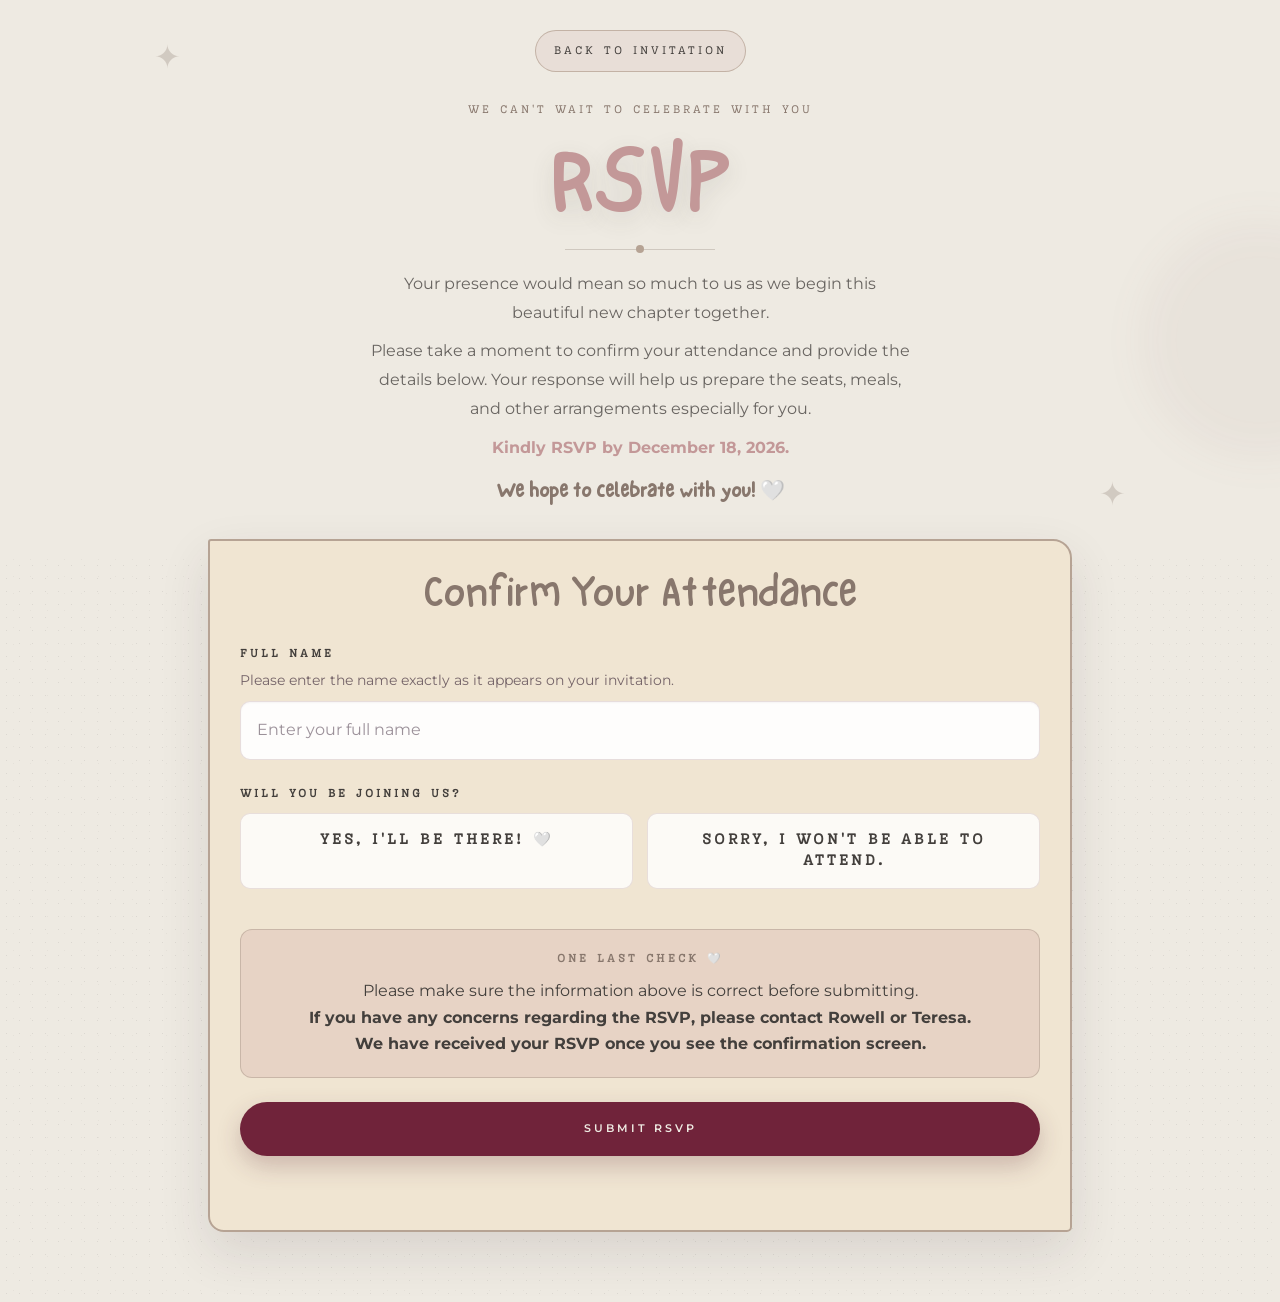
<file: rsvp/index.html>
<!DOCTYPE html>
<html lang="en">
<head>
    <meta charset="UTF-8">
    <meta name="viewport" content="width=device-width, initial-scale=1.0">
    <title>RSVP | Rowell & Teresa</title>

    <link href="https://fonts.googleapis.com/css2?family=Cormorant+Garamond:wght@400;500;600;700&family=Montserrat:wght@300;400;500&display=swap" rel="stylesheet">
    <link rel="stylesheet" href="style.css">
    <link rel="icon" type="image/png" href="/favicon.png">
</head>
<body>

    <header class="rsvp-header">
        <a href="../index.html" class="back-btn">Back to Invitation</a>

        <p class="subtitle">WE CAN'T WAIT TO CELEBRATE WITH YOU</p>

        <h1>RSVP</h1>

        <div class="divider"></div>

        <div class="description">
            <p>
                Your presence would mean so much to us as we begin this beautiful new chapter together.
            </p>
            <p>
                Please take a moment to confirm your attendance and provide the details below. Your response will help us prepare the seats, meals, and other arrangements especially for you.
            </p>
            <p class="rsvp-deadline">Kindly RSVP by December 18, 2026.</p>
            <p class="rsvp-signoff">We hope to celebrate with you! <span aria-hidden="true">🤍</span></p>
        </div>
    </header>

    <main class="rsvp-container">
        <section class="rsvp-card">
            <h2>Confirm Your Attendance</h2>

            <form id="rsvpForm">
                <div class="form-group">
                    <label for="guestName">Full Name</label>
                    <p class="field-help">Please enter the name exactly as it appears on your invitation.</p>
                    <input type="text" id="guestName" placeholder="Enter your full name" autocomplete="name" required>
                </div>

                <div class="form-group">
                    <span class="group-label">Will You Be Joining Us?</span>

                    <div class="attendance-options">
                        <label class="option-card">
                            <input type="radio" name="attendance" value="Yes" required>
                            <span>Yes, I'll be there! 🤍</span>
                        </label>

                        <label class="option-card">
                            <input type="radio" name="attendance" value="No">
                            <span>Sorry, I won't be able to attend.</span>
                        </label>
                    </div>
                </div>

                <p class="decline-message" id="declineMessage" hidden>
                    We're sorry we won't get to celebrate with you, but thank you for letting us know. You will be missed! 🤍
                </p>

                <div id="attendanceDetails" hidden>
                    <section class="invitation-details" aria-labelledby="invitationHeading">
                        <p class="group-label" id="invitationHeading">Your Invitation</p>
                        <p>Your invitation has been reserved for:</p>
                        <p class="reserved-name" id="reservedGuestName">Your name</p>
                        <p class="reserved-seats" id="reservedSeats">We have reserved 1 seat for you.</p>
                    </section>

                    <section class="plus-one-section" id="plusOneSection" hidden aria-labelledby="plusOneHeading">
                        <p class="group-label" id="plusOneHeading">Plus-One Details</p>
                        <p class="field-help">Please tell us whether you will be bringing a guest.</p>
                        <div class="attendance-options plus-one-options">
                            <label class="option-card">
                                <input type="radio" name="plusOne" value="No" checked required>
                                <span>No, I will be attending alone.</span>
                            </label>
                            <label class="option-card" id="plusOneYesOption">
                                <input type="radio" name="plusOne" value="Yes">
                                <span>Yes, I have a plus-one.</span>
                            </label>
                        </div>

                        <div class="plus-one-details" id="plusOneDetails" hidden>
                            <div class="form-group">
                                <label for="plusOneName">Full Name of Your Plus-One</label>
                                <input type="text" id="plusOneName" placeholder="Enter their full name" autocomplete="name" required>
                            </div>
                        </div>
                    </section>
                </div>

                <section class="confirmation-note" aria-labelledby="confirmationHeading">
                    <p class="group-label" id="confirmationHeading">One Last Check 🤍</p>
                    <p>Please make sure the information above is correct before submitting.</p>
                    <p><strong>If you have any concerns regarding the RSVP, please contact Rowell or Teresa.</strong></p>
                    <p><strong>We have received your RSVP once you see the confirmation screen.</strong></p>
                </section>

                <button type="submit" class="submit-btn">Submit RSVP</button>
                <p class="form-status" id="formStatus" aria-live="polite"></p>
            </form>
        </section>

        <section class="rsvp-card success-card" id="successCard" hidden>
            <div class="success-icon">&hearts;</div>
            <div id="attendingConfirmation">
                <h2>We'll See You There! 🤍</h2>
                <p>Thank you for confirming your attendance!</p>
                <p>We're so happy that you'll be celebrating this beautiful day with us.</p>
                <p class="event-details"><strong>March 20, 2027</strong><br><strong>Concepcion &amp; Capas, Tarlac</strong></p>
                <p>We can't wait to celebrate, laugh, eat, dance, and make wonderful memories with you.</p>
                <p>With love,<br><strong>Weng &amp; Tere</strong> 💍</p>
            </div>
            <div id="decliningConfirmation" hidden>
                <h2>You'll Be Missed 🤍</h2>
                <p>Thank you for letting us know.</p>
                <p>We're sorry you won't be able to celebrate with us in person, but we're grateful for your love and support as we begin this new chapter together.</p>
                <p>With love,<br><strong>Weng &amp; Tere</strong> 💍</p>
            </div>
            <div class="success-actions">
                <a href="../index.html#gifts" class="submit-btn">View Gift Options</a>
                <a href="../index.html" class="submit-btn secondary-btn">Return to Invitation</a>
            </div>
        </section>
    </main>

    <script src="main.js"></script>
</body>
</html>
</file>
<file: rsvp/style.css>
@font-face {
    font-family: "One Little Font";
    src: url("../assets/fonts/One-Little-Font.woff2") format("woff2");
    font-style: normal;
    font-display: swap;
}

@font-face {
    font-family: "Carollo Playscript";
    src: url("../assets/fonts/Carollo-Playscript.woff2") format("woff2");
    font-style: normal;
    font-display: swap;
}

:root {
    --bg: #C39898;
    --bg-light: #987070;
    --cream: #EEEAE2;
    --rose: #D5C8B8;
    --blush: #B6A394;
    --mauve: #88776D;
    --white: #ffffff;
    --text-light: rgba(241, 229, 209, 0.92);
    --text-dark: #433F3C;
    --border-light: rgba(219, 181, 181, 0.16);
    --border-dark: rgba(152, 112, 112, 0.28);
    --font-heading: "One Little Font", cursive;
    --font-body: 'Montserrat', sans-serif;
    --font-script: "Carollo Playscript", cursive;
    --transition: all 0.3s ease;
}

* {
    box-sizing: border-box;
    margin: 0;
    padding: 0;
}

html {
    -webkit-text-size-adjust: 100%;
    scroll-behavior: smooth;
}

body {
    min-width: 320px;
    min-height: 100vh;
    background-color: var(--cream);
    background-image:
        radial-gradient(rgba(67, 63, 60, .10) .6px, transparent .8px),
        radial-gradient(rgba(67, 63, 60, .05) .5px, transparent .7px);
    background-position: 0 0, 5px 7px;
    background-size: 13px 13px, 17px 17px;
    color: var(--text-dark);
    font-family: var(--font-body);
    line-height: 1.8;
    overflow-x: hidden;
}

body::before,
body::after {
    content: "";
    position: fixed;
    pointer-events: none;
    border-radius: 50%;
    filter: blur(20px);
    opacity: 0.35;
    z-index: 0;
}

body::before {
    width: 320px;
    height: 320px;
    left: -120px;
    top: -80px;
    background: rgba(219, 181, 181, 0.24);
}

body::after {
    width: 240px;
    height: 240px;
    right: -100px;
    top: 220px;
    background: rgba(152, 112, 112, 0.16);
}

a {
    color: inherit;
    text-decoration: none;
}

input,
textarea,
select,
button {
    width: 100%;
    font: inherit;
}

.rsvp-header {
    position: relative;
    background: var(--cream);
    color: var(--text-dark);
    padding: 30px 22px 48px;
    text-align: center;
    border-bottom: 0;
    overflow: hidden;
}

.rsvp-header::before,
.rsvp-header::after {
    content: "✦";
    position: absolute;
    color: rgba(136, 119, 109, 0.28);
    font-size: 2rem;
}

.rsvp-header::before {
    top: 28px;
    left: 12%;
}

.rsvp-header::after {
    bottom: 34px;
    right: 12%;
}

.back-btn,
.subtitle,
.group-label,
.form-group label {
    font-family: var(--font-script);
    letter-spacing: 3px;
    font-size: 11px;
    text-transform: uppercase;
}

.back-btn {
    display: inline-flex;
    align-items: center;
    justify-content: center;
    margin-bottom: 28px;
    padding: 10px 18px;
    border: 1px solid rgba(182, 163, 148, 0.75);
    border-radius: 999px;
    background: rgba(195, 152, 152, 0.14);
    color: var(--text-dark);
    transition: var(--transition);
}

.back-btn:hover {
    color: var(--rose);
    background: rgba(255, 255, 255, 0.14);
    transform: translateY(-1px);
}

.subtitle {
    margin-bottom: 18px;
    color: var(--mauve);
}

.rsvp-header h1 {
    font-family: var(--font-heading);
    font-size: clamp(4rem, 18vw, 6rem);
    font-weight: 400;
    line-height: 0.95;
    color: var(--bg);
    text-shadow: 0 8px 24px rgba(67, 63, 60, 0.12);
}

.divider {
    width: 150px;
    height: 1px;
    background: rgba(136, 119, 109, 0.3);
    margin: 20px auto;
    position: relative;
}

.divider::after {
    content: "";
    width: 8px;
    height: 8px;
    border-radius: 50%;
    background: var(--blush);
    position: absolute;
    top: -4px;
    left: 50%;
    transform: translateX(-50%);
}

.description {
    max-width: 540px;
    margin: auto;
    color: rgba(67, 63, 60, 0.78);
}

.description p {
    margin: 0;
}

.description p + p {
    margin-top: 10px;
}

.description .rsvp-deadline {
    color: var(--bg);
    font-weight: 700;
}

.description .rsvp-signoff {
    color: var(--mauve);
    font-family: var(--font-heading);
    font-size: 1.25rem;
    font-weight: 600;
}

.rsvp-container {
    position: relative;
    z-index: 1;
    width: min(100%, 900px);
    margin: -18px auto 70px;
    padding: 0 18px;
}

.success-state .rsvp-header {
    display: none;
}

.success-state .rsvp-container {
    margin-top: 70px;
}

.rsvp-card {
    background: rgba(241, 229, 209, 0.94);
    border: 2px solid var(--blush);
    padding: 30px 30px 34px;
    box-shadow: 0 20px 50px rgba(58, 38, 55, 0.12);
    text-align: center;
    border-radius: 3px 19px 5px 16px;
    backdrop-filter: blur(8px);
}

.rsvp-card + .rsvp-card {
    margin-top: 24px;
}

.rsvp-card h2 {
    font-family: var(--font-heading);
    font-size: clamp(2rem, 9vw, 2.7rem);
    font-weight: 400;
    line-height: 1.05;
    margin-bottom: 28px;
    color: var(--mauve);
}

.form-group {
    margin-bottom: 24px;
    text-align: left;
}

.form-group label,
.group-label {
    display: block;
    margin-bottom: 10px;
    color: var(--text-dark);
    font-weight: 600;
}

.field-help {
    color: rgba(58, 38, 55, 0.68);
    font-size: 0.88rem;
    line-height: 1.5;
    margin: -4px 0 10px;
}

.decline-message,
.invitation-details,
.confirmation-note {
    background: rgba(219, 181, 181, 0.16);
    border: 1px solid rgba(152, 112, 112, 0.2);
    border-radius: 12px;
    color: var(--text-dark);
    line-height: 1.65;
    margin: 0 0 24px;
    padding: 20px;
    text-align: center;
}

.confirmation-note {
    margin-top: 30px;
    background: rgba(195, 152, 152, 0.22);
    border-color: rgba(136, 119, 109, 0.32);
}

.confirmation-note .group-label {
    color: var(--mauve);
}

.invitation-details > p {
    margin: 0;
}

.invitation-details .group-label {
    color: var(--mauve);
    margin-bottom: 8px;
    text-transform: uppercase;
}

.reserved-name {
    color: var(--mauve);
    font-family: var(--font-heading);
    font-size: 1.65rem;
    font-weight: 600;
    line-height: 1.1;
    margin: 6px 0 !important;
}

.reserved-seats {
    font-weight: 600;
}

.plus-one-section {
    border-top: 1px solid rgba(152, 112, 112, 0.18);
    margin: 30px 0 24px;
    padding-top: 28px;
}

.plus-one-details {
    margin-top: 22px;
}

input,
textarea,
select {
    min-height: 52px;
    padding: 14px 16px;
    border: 1px solid rgba(152, 112, 112, 0.22);
    background: rgba(255, 255, 255, 0.92);
    color: var(--text-dark);
    font-size: 16px;
    border-radius: 10px;
    box-shadow: inset 0 1px 2px rgba(58, 38, 55, 0.04);
}

input::placeholder,
textarea::placeholder {
    color: rgba(58, 38, 55, 0.5);
}

textarea {
    resize: vertical;
}

input:focus,
textarea:focus,
select:focus {
    border-color: var(--rose);
    outline: none;
    background: rgba(255, 255, 255, 0.98);
    box-shadow: 0 0 0 3px rgba(219, 181, 181, 0.16);
}

.attendance-options {
    display: grid;
    grid-template-columns: repeat(2, 1fr);
    gap: 14px;
}

.option-card {
    min-height: 74px;
    display: grid;
    place-items: center;
    padding: 16px;
    border: 1px solid rgba(152, 112, 112, 0.2);
    background: rgba(255, 255, 255, 0.8);
    cursor: pointer;
    text-align: center;
    border-radius: 10px;
    transition: var(--transition);
    color: var(--text-dark);
}

.option-card[hidden] {
    display: none;
}

.option-card input {
    position: absolute;
    opacity: 0;
}

.option-card span {
    font-size: 0.9rem;
    line-height: 1.35;
    font-weight: 600;
}

.option-card:has(input:checked) {
    border-color: var(--rose);
    background: var(--rose);
    box-shadow: inset 0 0 0 2px var(--blush);
}

.submit-btn {
    display: inline-flex;
    align-items: center;
    justify-content: center;
    min-height: 54px;
    border: none;
    background: #70233A;
    color: var(--cream);
    letter-spacing: 3px;
    font-size: 11px;
    text-transform: uppercase;
    cursor: pointer;
    transition: var(--transition);
    border-radius: 999px;
    padding: 0 28px;
    box-shadow: 0 10px 24px rgba(84, 35, 51, 0.24);
    font-weight: 600;
}

.submit-btn:hover {
    transform: translateY(-2px);
    background: #542333;
    box-shadow: 0 14px 28px rgba(84, 35, 51, 0.3);
}

.submit-btn:disabled {
    cursor: wait;
    opacity: 0.72;
    transform: none;
}

.form-status {
    min-height: 24px;
    margin-top: 16px;
    text-align: center;
    font-size: 14px;
    color: var(--mauve);
}

.form-status.error {
    color: #a24f4f;
}

.form-status.loading {
    color: var(--mauve);
}

.success-card[hidden] {
    display: none;
}

.success-card {
    background: var(--cream);
    border-color: var(--blush);
    color: var(--text-dark);
    padding: 34px 28px 38px;
}

.success-card h2 {
    text-transform: uppercase;
    color: var(--bg);
    font-family: var(--font-heading);
    font-size: clamp(2.2rem, 8vw, 3.4rem);
    font-weight: 400;
}

.success-card .submit-btn {
    width: auto;
    margin-top: 20px;
    background: var(--bg);
    color: var(--cream);
    font-family: var(--font-script);
    font-size: 1rem;
    letter-spacing: 1px;
}

.success-actions {
    display: flex;
    justify-content: center;
    flex-wrap: wrap;
    gap: 12px;
    margin-top: 20px;
}

.success-actions .submit-btn {
    margin-top: 0;
}

.success-actions .secondary-btn {
    background: transparent;
    border: 1px solid var(--bg);
    color: var(--bg);
}

.success-card p + p {
    margin-top: 14px;
}

.event-details {
    color: var(--mauve);
    line-height: 1.6;
}

.success-icon {
    width: 80px;
    height: 80px;
    display: grid;
    place-items: center;
    margin: 0 auto 22px;
    border-radius: 50%;
    background: linear-gradient(135deg, rgba(219, 181, 181, 0.22), rgba(195, 152, 152, 0.2));
    color: var(--mauve);
    font-size: 2rem;
}

@media (max-width: 640px) {
    .rsvp-header {
        padding: 24px 18px 38px;
    }

    .back-btn {
        margin-bottom: 24px;
    }

    .rsvp-card {
        padding: 32px 20px;
    }

    .attendance-options {
        grid-template-columns: 1fr;
    }

    .success-actions .submit-btn {
        width: 100%;
    }
}
</file>
